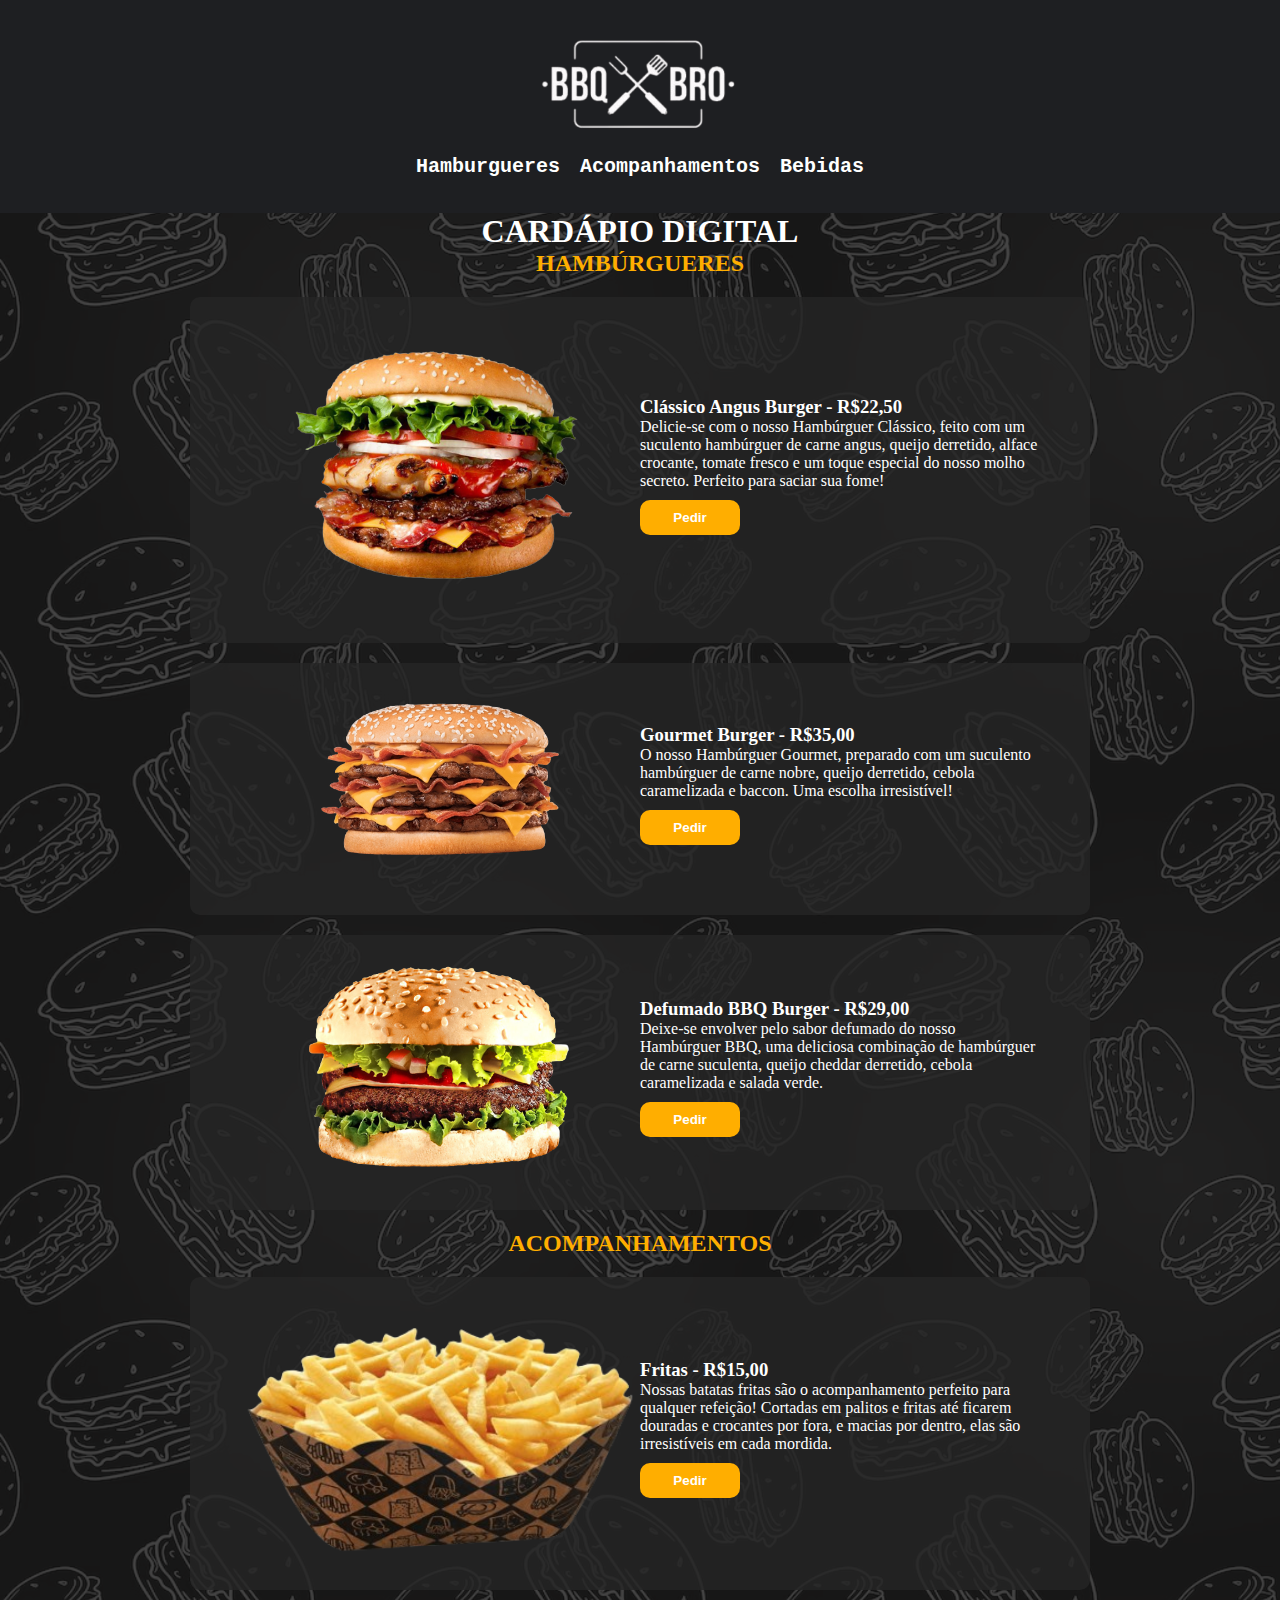
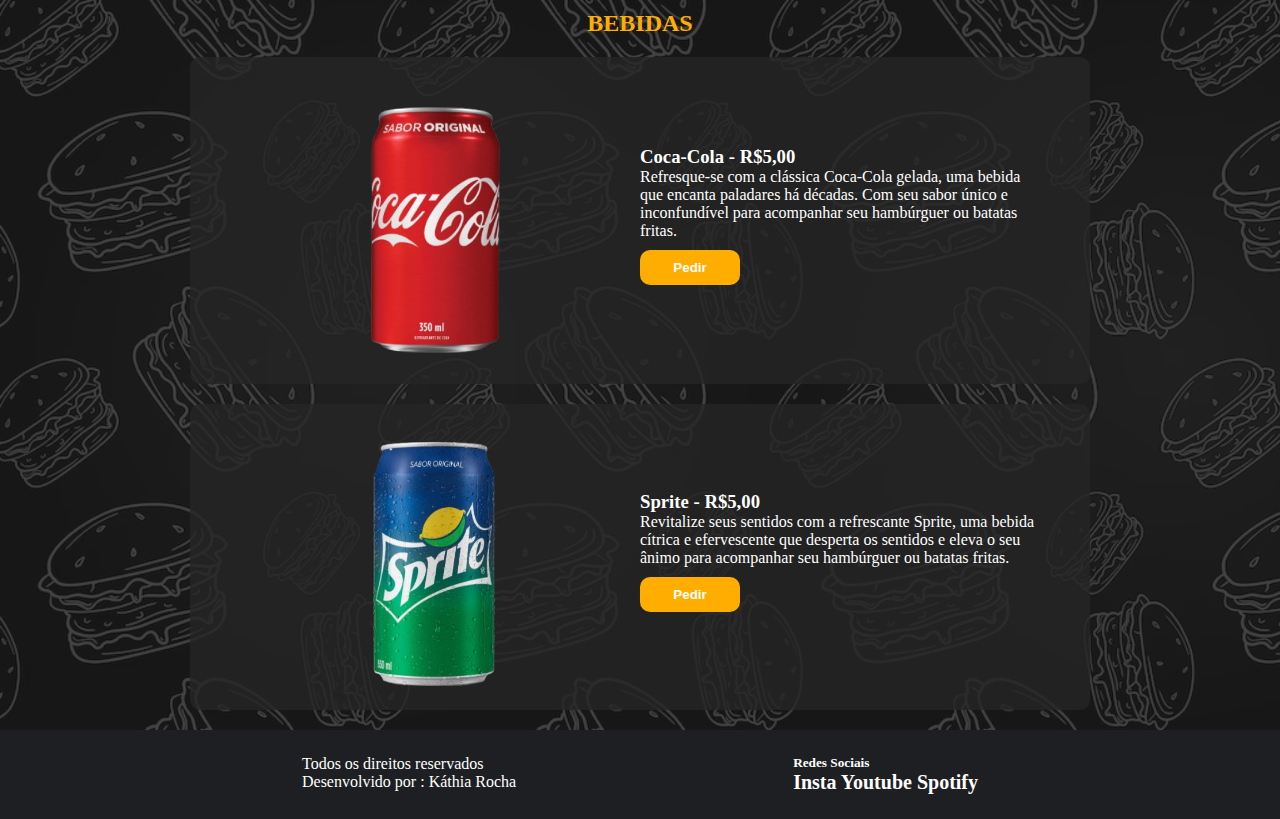
<file: index.html>
<!DOCTYPE html>
<html lang="pt-br">

<head>
    <meta charset="UTF-8">
    <meta http-equiv="X-UA-Compatible" content="IE=edge">
    <meta name="viewport" content="width=device-width, initial-scale=1.0">
    <link rel="stylesheet" href="style.css">

    <title>RS-Burger</title>
</head>

<body>

    <header>

        <img class="logo" src="imagens/logo.png" alt="Logo">

        <nav>
            <ul>
                <li>
                    <a href="#burguer">Hamburgueres</a>
                </li>
                <li>
                    <a href="#acompanhamentos">Acompanhamentos</a>
                </li>
                <li>
                    <a href="#bebidas">Bebidas</a>
                </li>
            </ul>
        </nav>

    </header>

    <main>

        <h1>CARDÁPIO DIGITAL</h1>

        <section>

            <h2>Hambúrgueres</h2>
            <div class="boxProduto">
                <div class="boxImg">
                    <img src="imagens/burger01.png">
                </div>
                <div class="boxTexto">
                    <h3>Clássico Angus Burger - R$22,50</h3>
                    <p>
                        Delicie-se com o nosso Hambúrguer Clássico, feito com um suculento hambúrguer de carne angus, queijo derretido, alface crocante, tomate fresco e um toque especial do nosso molho secreto. Perfeito para saciar sua fome!
                    </p>
                    <button class="btn">Pedir</button>
                </div>
            </div>
            <div class="boxProduto">
                <div class="boxImg">
                    <img src="imagens/burger02.png">
                </div>
                <div class="boxTexto">
                    <h3>Gourmet Burger - R$35,00</h3>
                    <p>
                        O nosso Hambúrguer Gourmet, preparado com um suculento hambúrguer de carne nobre, queijo derretido, cebola caramelizada e baccon. Uma escolha irresistível!
                    </p>
                    <button class="btn">Pedir</button>
                </div>
            </div>
            <div class="boxProduto">
                <div class="boxImg">
                    <img src="imagens/burger03.png">
                </div>
                <div class="boxTexto">
                    <h3>Defumado BBQ Burger - R$29,00</h3>
                    <p>
                        Deixe-se envolver pelo sabor defumado do nosso Hambúrguer BBQ, uma deliciosa combinação de hambúrguer de carne suculenta, queijo cheddar derretido, cebola caramelizada e salada verde.
                    </p>
                    <button class="btn">Pedir</button>
                </div>
            </div>
        </section>
        
        <section>
            <h2>Acompanhamentos </h2>
            <div class="boxProduto">
                <div class="boxImg">
                    <img src="imagens/acomp01.png">
                </div>
                <div class="boxTexto">
                    <h3> Fritas - R$15,00</h3>
                    <p>
                        Nossas batatas fritas são o acompanhamento perfeito para qualquer refeição! Cortadas em palitos e fritas até ficarem douradas e crocantes por fora, e macias por dentro, elas são irresistíveis em cada mordida.
                    </p>
                    <button class="btn">Pedir</button>
                </div>
            </div>
        </section>
        
        <section>
            <h2>BEBIDAS</h2>
            <div class="boxProduto">
                <div class="boxImg boxBebida">
                    <img src="imagens/bebida01.png">
                </div>
                <div class="boxTexto boxBebida">
                    <h3>Coca-Cola - R$5,00</h3>
                    <p>
                        Refresque-se com a clássica Coca-Cola gelada, uma bebida que encanta paladares há décadas. Com seu sabor único e inconfundível para acompanhar seu hambúrguer ou batatas fritas.
                    </p>
                    <button class="btn">Pedir</button>
                </div>
            </div>
            <div class="boxProduto">
                <div class="boxImg">
                    <img src="imagens/bebida02.png">
                </div>
                <div class="boxTexto">
                    <h3>Sprite - R$5,00</h3>
                    <p>
                        Revitalize seus sentidos com a refrescante Sprite, uma bebida cítrica e efervescente que desperta os sentidos e eleva o seu ânimo para acompanhar seu hambúrguer ou batatas fritas.
                    </p>
                    <button class="btn">Pedir</button>
                </div>
            </div>
        </section>

    </main>

    <footer>
        <div>
            <p>Todos os direitos reservados</p>
            <p>Desenvolvido por : Káthia Rocha</p>
        </div>

        <div>
            <h5>Redes Sociais</h5>
            <div>
                <!-- serão substituídos pelos icones, na aula de bibliotecas de css -->
                <a href="#"> Insta </a>
                <a href="#"> Youtube </a>
                <a href="#"> Spotify </a>
            </div>
        </div>
        
    </footer>

  
</body>

</html>
</file>
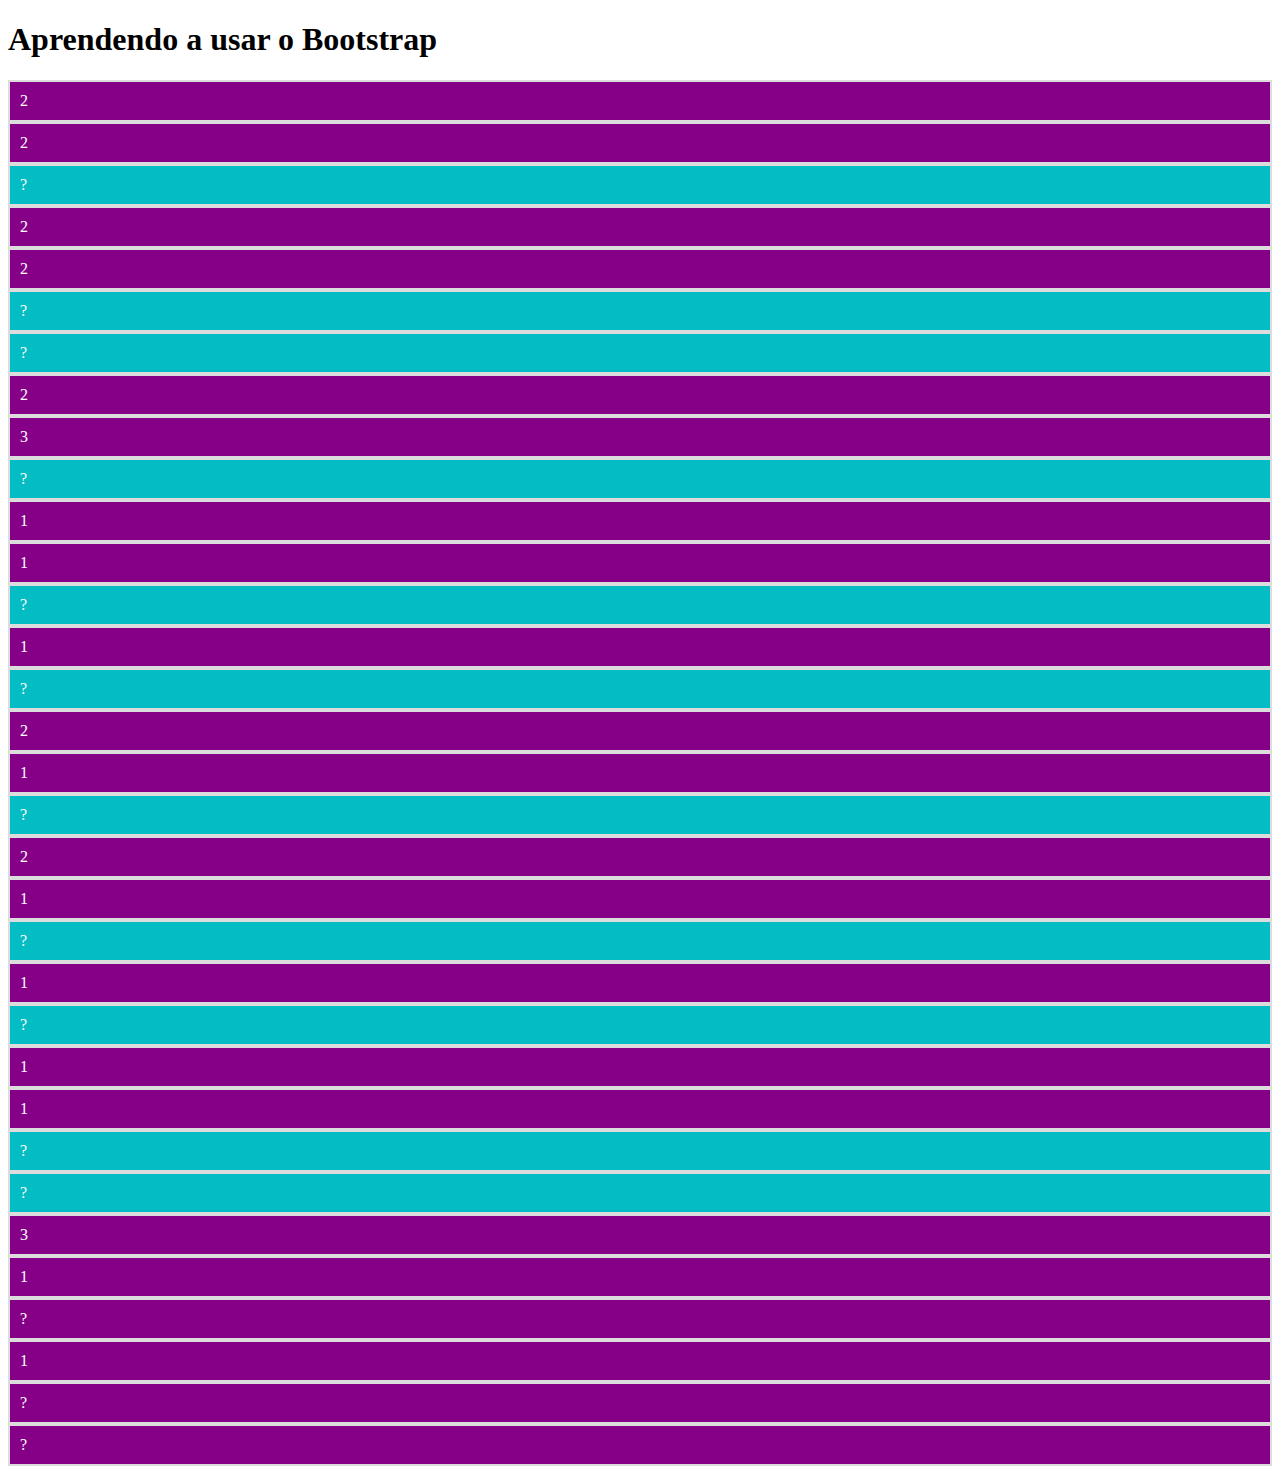
<file: pagina2.html>
<!DOCTYPE html>
<html lang="en">
<head>
    <meta charset="UTF-8">
    <meta name="viewport" content="width=device-width, initial-scale=1.0">
    <title>Document</title>
    <link href="https://cdn.jsdelivr.net/npm/bootstrap@5.1.3/dist/css/bootstrap.min.css" rel="stylesheet" integrity="sha384-1BmE4kWBq78iYhFldvKuhfTAU6auU8tT94WrHftjDbrCEXSU1oBoqyl2QvZ6jIW3" crossorigin="anonymous">
    <link rel="stylesheet" href="style2.css">
</head>
<body>
    <h1 class="text-danger border border-info">Aprendendo a usar o Bootstrap</h1>
    <div class="conteiner">
        <div class="row bg-danger">
            <div class="col text-center" id="colunaRoxa">2</div>    
            <div class="col text-center"id="colunaRoxa">2</div>   
            <div class="col text-center" id="colunaAzul">?</div>   
            <div class="col text-center" id="colunaRoxa">2</div>   
            <div class="col text-center" id="colunaRoxa">2</div>   
            <div class="col text-center" id="colunaAzul">?</div>   
        </div>
        <div class="row bg-info">
            <div class="col-1 text-center"id="colunaAzul">?</div>  
            <div class="col-2 text-center"id="colunaRoxa">2</div>  
            <div class="col-3 text-center"id="colunaRoxa">3</div>  
            <div class="col-4 text-center" id="colunaAzul">?</div>  
            <div class="col-1 text-center"id="colunaRoxa">1</div>  
            <div class="col-1 text-center"id="colunaRoxa">1</div>  
        </div>
        <div class="row bg-success">
            <div class="col-5 text-center"id="colunaAzul">?</div>  
            <div class="col-1 text-center"id="colunaRoxa">1</div>  
            <div class="col-3 text-center"id="colunaAzul">?</div>  
            <div class="col text-center"id="colunaRoxa">2</div>
            <div class="col-1 text-center"id="colunaRoxa">1</div>   
        </div>
        <div class="row">
            <div class="col-4 text-center"id="colunaAzul">?</div>  
            <div class="col-2 text-center"id="colunaRoxa">2</div>  
            <div class="col-1 text-center"id="colunaRoxa">1</div>  
            <div class="col-3 text-center" id="colunaAzul">?</div>  
            <div class="col-1 text-center"id="colunaRoxa">1</div>  
            <div class="col-1 text-center"id="colunaAzul">?</div> 
        </div>
        <div class="row">
            <div class="col-1 text-center"id="colunaRoxa">1</div>  
            <div class="col-1 text-center"id="colunaRoxa">1</div>  
            <div class="col-2 text-center"id="colunaAzul">?</div>  
            <div class="col-2 text-center" id="colunaAzul">?</div>  
            <div class="col-3 text-center"id="colunaRoxa">3</div>  
            <div class="col-1 text-center"id="colunaRoxa">1</div> 
            <div class="col-2 text-center"id="colunaRoxa">?</div> 
        </div>
         <div class="row">
            <div class="col-1 text-center"id="colunaRoxa">1</div>  
            <div class="col-3 text-center"id="colunaRoxa">?</div>  
            <div class="col-8 text-center"id="colunaRoxa">?</div>  
        </div>
    </div>

    <script src="https://cdn.jsdelivr.net/npm/bootstrap@5.0.2/dist/js/bootstrap.bundle.min.js" integrity="sha384-MrcW6ZMFYlzcLA8Nl+NtUVF0sA7MsXsP1UyJoMp4YLEuNSfAP+JcXn/tWtIaxVXM" crossorigin="anonymous"></script>
</body>
</html>
</file>
<file: style.css>
@import url('https://fonts.googleapis.com/css2?family=Bebas+Neue&family=Roboto:ital,wght@0,100;0,300;0,400;0,500;0,700;0,900;1,100;1,300;1,400;1,500;1,700;1,900&family=Work+Sans:ital,wght@0,100..900;1,100..900&display=swap');
*{
    margin: 0;
    padding: 0;
    box-sizing: border-box;
    
}
:root{
    --cor-barranavegacao-rodape: #1e1f22;
    --cor-titulo-botao: #FFAE00;
    --cor-card: rgba(37,37,37,0.8);
    --cor-texto: #ffffff;
    --fonte-titulo: 'DM Serif Text', serif;
    --fonte-texto: 'Roboto', sans-serif;
}
body{
    background-image: url(imagens/bg.png);
    color: var(--cor-texto);
    font-family: var(--cor-texto);
}
header{
    background-color: var(--cor-barranavegacao-rodape);
    display: flex;
    flex-direction: column;
    justify-content: center;
    align-items: center;
    padding: 25px;
}

nav ul{
    display: flex;
    font-family: 'Courier New', Courier, monospace;
   
}

li{
    margin: 10px;
    list-style: none;
}

a{
    color: var(--cor-texto);
    text-decoration: none;
    font-size: 20px;
    font-weight: bolder;
}
a:hover{
    color: #FFAE00;
}
main{
    display: flex;
    flex-direction: column;
    align-items: center;
}
h1, h2, h3,h4, h5, h6{
    font-family: var(--fonte-titulo);
}
h2{
    color: var(--cor-titulo-botao);
    text-align: center;
    text-transform: uppercase;
}
.boxProduto{
    display: flex;
    justify-content: center;
    align-items: center;
    background-color: var(--cor-card);
    width: 900px;
    margin: 20px 0px;
    border-radius: 10px;
    padding: 20px;
}
/* estilazação das imagens */

header img{
    width: 250px;
}
.boxImg img{
    width: 400px
}
.boxTexto{
    max-width: 400px;
    
}
.boxTexto button{
    background-color: var(--cor-titulo-botao);
    width: 100px;
    padding: 10px;
    margin: 10px 0px;
    border-radius: 10px;
    border: none;
    font-weight: bolder;
    color: var(--cor-texto);
}
footer{
    background-color: var(--cor-barranavegacao-rodape);
    padding: 25px;
    display: flex;
    justify-content: space-evenly;
}
</file>
<file: style2.css>
#colunaRoxa{
    background-color: rgb(133, 0, 135);
    border: 2px solid gainsboro ;
    color: #ffff;
    padding: 10px;
}

#colunaAzul{
    background-color: rgb(4, 188, 195);
    border: 2px solid gainsboro ;
    color: #ffff;
    padding: 10px;
}
</file>
